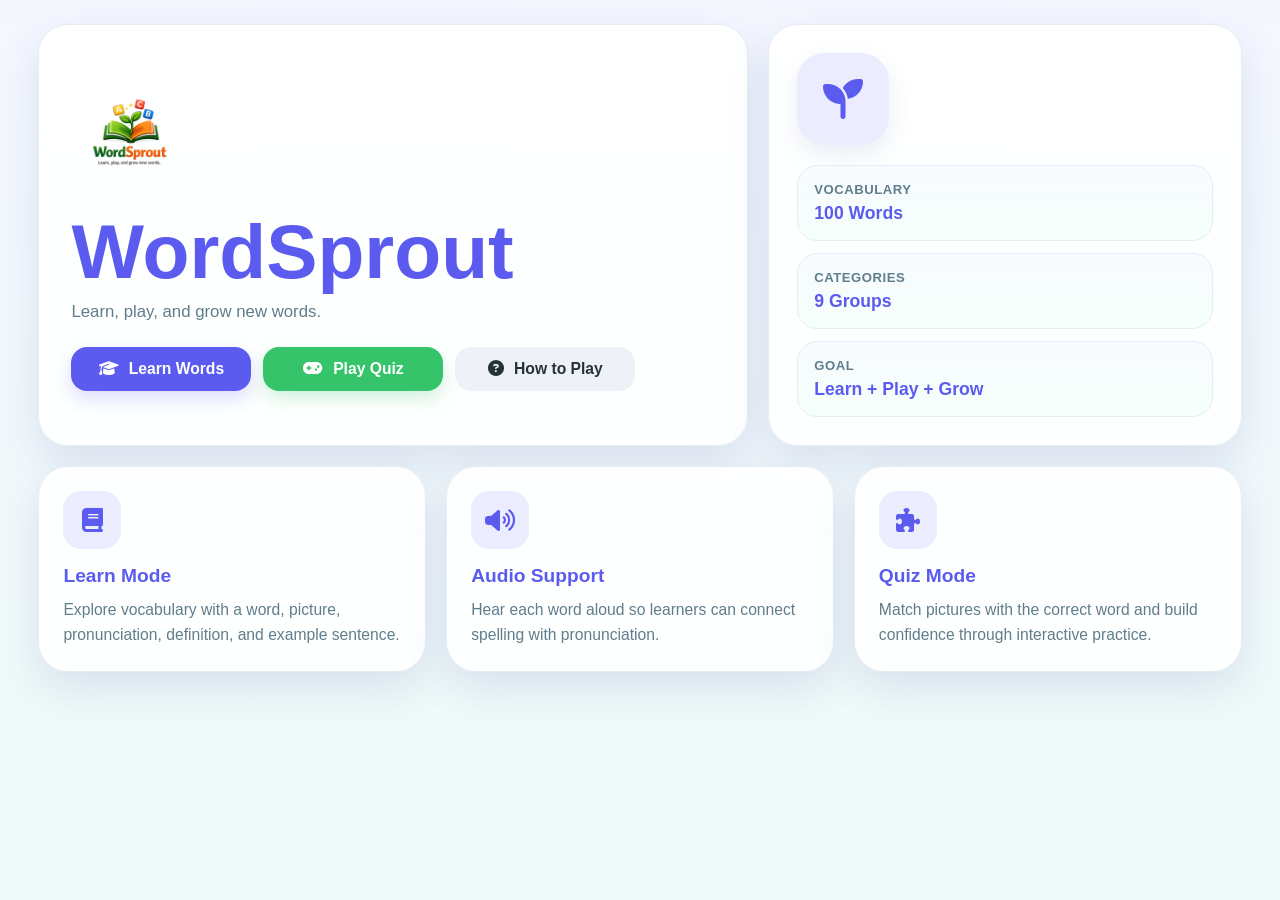
<file: index.html>
<!DOCTYPE html>
<html lang="en">
<head>
  <meta charset="UTF-8">
  <meta name="viewport" content="width=device-width, initial-scale=1.0">
  <title>WordSprout</title>
  <link rel="stylesheet" href="style.css">
  <link rel="icon" type="image/png" href="images/WordSprout.png">
  <link rel="stylesheet" href="https://cdnjs.cloudflare.com/ajax/libs/font-awesome/6.4.0/css/all.min.css">
</head>
<body>
  <main class="home-shell">
    <section class="home-hero">
      <div class="home-hero-text">
        <div class="home-brand">
          <img src="images/WordSprout.png" alt="WordSprout logo" class="home-brand-logo">
        </div>

        <h1 class="home-title">WordSprout</h1>
        <p class="home-subtitle">
          Learn, play, and grow new words.
        </p>

        <div class="home-actions">
          <a href="learn.html" class="button home-main-button">
            <i class="fas fa-graduation-cap"></i>
            Learn Words
          </a>

          <a href="game.html" class="button home-main-button home-secondary-button">
            <i class="fas fa-gamepad"></i>
            Play Quiz
          </a>

          <button class="button home-main-button home-light-button" id="how-to-play">
            <i class="fas fa-circle-question"></i>
            How to Play
          </button>
        </div>
      </div>

      <div class="home-hero-card">
        <div class="home-icon-box">
          <i class="fas fa-seedling"></i>
        </div>

        <div class="home-stats">
          <div class="home-stat">
            <span class="home-stat-label">Vocabulary</span>
            <strong class="home-stat-value"><span id="word-count">0</span> Words</strong>
          </div>
          <div class="home-stat">
            <span class="home-stat-label">Categories</span>
            <strong class="home-stat-value"><span id="category-count">0</span> Groups</strong>
          </div>
          <div class="home-stat">
            <span class="home-stat-label">Goal</span>
            <strong class="home-stat-value">Learn + Play + Grow</strong>
          </div>
        </div>
      </div>
    </section>

    <section class="home-grid">
      <article class="home-panel">
        <div class="home-panel-icon">
          <i class="fas fa-book"></i>
        </div>
        <h2>Learn Mode</h2>
        <p>
          Explore vocabulary with a word, picture, pronunciation, definition, and example sentence.
        </p>
      </article>

      <article class="home-panel">
        <div class="home-panel-icon">
          <i class="fas fa-volume-high"></i>
        </div>
        <h2>Audio Support</h2>
        <p>
          Hear each word aloud so learners can connect spelling with pronunciation.
        </p>
      </article>

      <article class="home-panel">
        <div class="home-panel-icon">
          <i class="fas fa-puzzle-piece"></i>
        </div>
        <h2>Quiz Mode</h2>
        <p>
          Match pictures with the correct word and build confidence through interactive practice.
        </p>
      </article>
    </section>
  </main>

  <div id="how-to-modal" class="modal hidden">
    <div class="modal-content">
      <span class="close">&times;</span>
      <h2>How to Play</h2>

      <div class="instructions">
        <div class="instruction-card">
          <div class="number">1</div>
          <p>Open <strong>Learn Words</strong> to explore vocabulary with pictures, sound, and simple explanations.</p>
        </div>

        <div class="instruction-card">
          <div class="number">2</div>
          <p>Use the audio button to hear how each word is pronounced.</p>
        </div>

        <div class="instruction-card">
          <div class="number">3</div>
          <p>Move through the word list and learn at your own pace.</p>
        </div>

        <div class="instruction-card">
          <div class="number">4</div>
          <p>Try <strong>Play Quiz</strong> to test your vocabulary and review missed words.</p>
        </div>
      </div>
    </div>
  </div>

  <script src="data.js"></script>
  <script>
    const modal = document.getElementById("how-to-modal");
    const btn = document.getElementById("how-to-play");
    const span = document.querySelector(".close");

    btn.onclick = () => modal.classList.remove("hidden");
    span.onclick = () => modal.classList.add("hidden");
    window.onclick = (event) => {
      if (event.target === modal) {
        modal.classList.add("hidden");
      }
    };

    const wordCountEl = document.getElementById("word-count");
    const categoryCountEl = document.getElementById("category-count");

    if (typeof WORDS !== "undefined" && wordCountEl) {
      wordCountEl.textContent = WORDS.length;
    }

    if (typeof CATEGORIES !== "undefined" && categoryCountEl) {
      categoryCountEl.textContent = CATEGORIES.filter(category => category !== "All").length;
    }
  </script>
</body>
</html>
</file>
<file: style.css>
:root {
  --primary: #5b5bf0;
  --primary-dark: #4747cf;
  --primary-light: #ececff;
  --secondary: #35c46a;
  --secondary-dark: #29ae59;
  --secondary-light: #e9fff0;
  --accent: #ffb703;
  --accent-light: #fff5d9;
  --danger: #ff5a5f;
  --danger-light: #ffe9ea;
  --text: #263238;
  --text-light: #607d8b;
  --white: #ffffff;
  --background: linear-gradient(180deg, #f4f7ff 0%, #eefaf8 100%);
  --card-bg: rgba(255, 255, 255, 0.96);
  --border: #e7ecf5;
  --shadow: 0 16px 40px rgba(68, 84, 160, 0.14);
  --shadow-soft: 0 10px 24px rgba(68, 84, 160, 0.1);
  --transition: all 0.25s ease;
  --radius-xl: 30px;
  --radius-lg: 24px;
  --radius-md: 18px;
  --radius-sm: 12px;
}

* {
  box-sizing: border-box;
  margin: 0;
  padding: 0;
}

html,
body {
  min-height: 100%;
}

body {
  font-family: "Segoe UI", Tahoma, Geneva, Verdana, sans-serif;
  background: var(--background);
  color: var(--text);
  overflow-x: hidden;
}

img {
  max-width: 100%;
  display: block;
}

a {
  text-decoration: none;
  color: inherit;
}

button,
input,
select,
textarea {
  font: inherit;
}

.hidden {
  display: none !important;
}

/* ---------- Shared button styles ---------- */

.button {
  border: none;
  border-radius: 16px;
  padding: 13px 18px;
  background: var(--primary);
  color: var(--white);
  font-size: 0.98rem;
  font-weight: 700;
  cursor: pointer;
  transition: var(--transition);
  display: inline-flex;
  align-items: center;
  justify-content: center;
  gap: 10px;
  box-shadow: 0 8px 18px rgba(91, 91, 240, 0.2);
}

.button:hover {
  background: var(--primary-dark);
  transform: translateY(-2px);
}

.button:active {
  transform: translateY(0);
}

.button:disabled {
  opacity: 0.55;
  cursor: not-allowed;
  transform: none;
  box-shadow: none;
}

.back-button {
  background: #eef2f8;
  color: var(--text);
  box-shadow: none;
}

.back-button:hover {
  background: #dfe6f1;
}

.icon-button {
  width: 56px;
  height: 56px;
  border-radius: 50%;
  padding: 0;
  font-size: 1.15rem;
  flex: 0 0 56px;
}

/* ---------- Shared modal ---------- */

.modal {
  position: fixed;
  inset: 0;
  background: rgba(27, 39, 74, 0.45);
  display: flex;
  justify-content: center;
  align-items: center;
  padding: 18px;
  z-index: 1000;
}

.modal.hidden {
  display: none;
}

.modal-content {
  width: 100%;
  max-width: 540px;
  background: var(--white);
  border-radius: 28px;
  padding: 28px 24px 24px;
  box-shadow: var(--shadow);
  position: relative;
  text-align: left;
}

.modal-content h2 {
  color: var(--primary);
  font-size: 1.5rem;
  margin-bottom: 14px;
}

.close {
  position: absolute;
  top: 14px;
  right: 16px;
  width: 38px;
  height: 38px;
  border-radius: 50%;
  background: #f4f6fa;
  color: var(--text-light);
  display: flex;
  align-items: center;
  justify-content: center;
  font-size: 1.35rem;
  cursor: pointer;
  transition: var(--transition);
}

.close:hover {
  background: #e9eef6;
  color: var(--text);
}

.instructions {
  display: flex;
  flex-direction: column;
  gap: 12px;
  margin-top: 10px;
}

.instruction-card {
  display: flex;
  align-items: flex-start;
  gap: 12px;
  padding: 14px;
  background: #f8fbff;
  border: 1px solid var(--border);
  border-radius: 18px;
}

.instruction-card p {
  line-height: 1.55;
}

.number {
  width: 32px;
  height: 32px;
  background: var(--primary);
  color: var(--white);
  border-radius: 50%;
  display: flex;
  align-items: center;
  justify-content: center;
  font-weight: 800;
  flex-shrink: 0;
  margin-top: 1px;
}

/* ---------- Shared loader ---------- */

.loader {
  width: 48px;
  height: 48px;
  border: 5px solid rgba(91, 91, 240, 0.15);
  border-top: 5px solid var(--primary);
  border-radius: 50%;
  animation: spin 0.9s linear infinite;
  position: absolute;
}

@keyframes spin {
  0% {
    transform: rotate(0deg);
  }

  100% {
    transform: rotate(360deg);
  }
}

/* =========================================================
   HOME PAGE
   ========================================================= */

.home-shell {
  width: min(1240px, 94vw);
  margin: 0 auto;
  padding: 24px 0 32px;
  display: grid;
  gap: 20px;
}

.home-hero {
  display: grid;
  grid-template-columns: minmax(0, 1.2fr) minmax(320px, 0.8fr);
  gap: 20px;
  align-items: stretch;
}

.home-hero-text,
.home-hero-card,
.home-panel {
  background: var(--card-bg);
  border: 1px solid var(--border);
  border-radius: var(--radius-xl);
  box-shadow: var(--shadow);
}

.home-hero-text {
  padding: 32px;
  display: flex;
  flex-direction: column;
  justify-content: center;
}

.home-badge {
  display: inline-flex;
  width: fit-content;
  padding: 8px 14px;
  border-radius: 999px;
  background: var(--accent-light);
  color: #946200;
  font-size: 0.85rem;
  font-weight: 800;
  margin-bottom: 14px;
}

.home-title {
  margin: 0 0 10px;
  font-size: clamp(2.8rem, 6vw, 4.8rem);
  line-height: 0.95;
  color: var(--primary);
  font-weight: 800;
}

.home-subtitle {
  max-width: 700px;
  font-size: 1.05rem;
  line-height: 1.65;
  color: var(--text-light);
  margin-bottom: 22px;
}

.home-actions {
  display: flex;
  flex-wrap: wrap;
  gap: 12px;
}

.home-main-button {
  flex: 0 0 auto;
  min-width: 180px;
  width: auto;
}

.home-secondary-button {
  background: var(--secondary);
  box-shadow: 0 8px 18px rgba(53, 196, 106, 0.22);
}

.home-secondary-button:hover {
  background: var(--secondary-dark);
}

.home-light-button {
  background: #eef2f8;
  color: var(--text);
  box-shadow: none;
}

.home-light-button:hover {
  background: #dfe6f1;
}

.home-hero-card {
  padding: 28px;
  display: flex;
  flex-direction: column;
  justify-content: space-between;
  gap: 20px;
}

.home-icon-box {
  width: 92px;
  height: 92px;
  border-radius: 28px;
  display: flex;
  align-items: center;
  justify-content: center;
  background: var(--primary-light);
  color: var(--primary);
  font-size: 2.5rem;
  box-shadow: var(--shadow-soft);
}

.home-stats {
  display: grid;
  gap: 12px;
}

.home-stat {
  padding: 16px;
  border-radius: 20px;
  background: linear-gradient(180deg, #f8fbff 0%, #f5fffb 100%);
  border: 1px solid var(--border);
}

.home-stat-label {
  display: block;
  font-size: 0.82rem;
  font-weight: 800;
  text-transform: uppercase;
  letter-spacing: 0.04em;
  color: var(--text-light);
  margin-bottom: 6px;
}

.home-stat-value {
  font-size: 1.1rem;
  color: var(--primary);
}

.home-grid {
  display: grid;
  grid-template-columns: repeat(3, minmax(0, 1fr));
  gap: 20px;
}

.home-panel {
  padding: 24px;
}

.home-panel-icon {
  width: 58px;
  height: 58px;
  border-radius: 18px;
  display: flex;
  align-items: center;
  justify-content: center;
  background: var(--primary-light);
  color: var(--primary);
  font-size: 1.5rem;
  margin-bottom: 16px;
}

.home-panel h2 {
  margin-bottom: 10px;
  font-size: 1.2rem;
  color: var(--primary);
}

.home-panel p {
  color: var(--text-light);
  line-height: 1.6;
  font-size: 0.98rem;
}

/* =========================================================
   LEARN PAGE
   ========================================================= */

.learn-page-modern {
  min-height: 100vh;
  padding: 20px;
}

.learn-shell {
  width: min(1240px, 96vw);
  margin: 0 auto;
  display: grid;
  gap: 18px;
}

.learn-topbar {
  display: flex;
  justify-content: space-between;
  align-items: center;
  gap: 14px;
}

.learn-home-link {
  display: inline-flex;
  align-items: center;
  gap: 10px;
  background: rgba(255, 255, 255, 0.96);
  color: var(--text);
  border: 1px solid var(--border);
  border-radius: 999px;
  padding: 12px 16px;
  font-weight: 700;
  box-shadow: var(--shadow-soft);
  transition: var(--transition);
}

.learn-home-link:hover {
  transform: translateY(-2px);
  background: #ffffff;
}

.learn-progress-card {
  display: inline-flex;
  align-items: center;
  gap: 12px;
  background: rgba(255, 255, 255, 0.96);
  border: 1px solid var(--border);
  border-radius: 999px;
  padding: 12px 16px;
  box-shadow: var(--shadow-soft);
}

.learn-progress-label {
  font-size: 0.9rem;
  color: var(--text-light);
  font-weight: 700;
}

.learn-progress-value {
  color: var(--primary);
  font-size: 1rem;
}

.learn-hero-card {
  background: rgba(255, 255, 255, 0.96);
  border: 1px solid var(--border);
  border-radius: 30px;
  padding: 28px;
  box-shadow: var(--shadow);
}

.learn-hero-split {
  display: grid;
  grid-template-columns: minmax(0, 1.05fr) minmax(320px, 0.95fr);
  gap: 24px;
  align-items: center;
}

.learn-hero-left {
  display: flex;
  flex-direction: column;
  gap: 10px;
}

.learn-badge-row {
  display: flex;
  justify-content: space-between;
  align-items: center;
  gap: 12px;
  margin-bottom: 2px;
}

.learn-category-badge {
  display: inline-flex;
  align-items: center;
  justify-content: center;
  background: var(--accent-light);
  color: #946200;
  font-size: 0.92rem;
  font-weight: 700;
  padding: 8px 14px;
  border-radius: 999px;
}

.learn-emoji-badge {
  font-size: 1.9rem;
  line-height: 1;
}

.learn-mini-label {
  font-size: 0.88rem;
  font-weight: 800;
  letter-spacing: 0.08em;
  text-transform: uppercase;
  color: var(--text-light);
  margin: 0;
}

.learn-main-word {
  margin: 0;
  font-size: clamp(2.8rem, 5vw, 5rem);
  line-height: 0.95;
  color: var(--primary);
  font-weight: 800;
  text-transform: capitalize;
}

.learn-main-phonetic {
  font-size: 1.2rem;
  color: var(--text-light);
  font-style: italic;
  margin-top: -2px;
}

.learn-subtext {
  max-width: 620px;
  color: var(--text-light);
  font-size: 1rem;
  line-height: 1.6;
  margin-top: 2px;
}

.learn-audio-button {
  width: fit-content;
  min-width: 0;
  margin-top: 6px;
  padding-left: 18px;
  padding-right: 18px;
}

.learn-hero-image-wrap {
  display: flex;
  align-items: center;
  justify-content: center;
}

.learn-hero-image-stage {
  position: relative;
  width: 100%;
  min-height: 300px;
  display: flex;
  align-items: center;
  justify-content: center;
  background: linear-gradient(180deg, #f8fbff 0%, #f3f8ff 100%);
  border: 1px solid var(--border);
  border-radius: 24px;
  padding: 18px;
  overflow: hidden;
}

.learn-hero-image-stage .word-image {
  width: 100%;
  max-height: 300px;
  object-fit: contain;
  border-radius: 18px;
  box-shadow: var(--shadow-soft);
}

.learn-details-panel {
  background: rgba(255, 255, 255, 0.96);
  border: 1px solid var(--border);
  border-radius: 30px;
  padding: 20px;
  box-shadow: var(--shadow-soft);
  display: flex;
  flex-direction: column;
  gap: 18px;
}

.learn-info-block {
  background: #fbfcff;
  border: 1px solid var(--border);
  border-radius: 22px;
  padding: 16px;
}

.learn-info-label {
  display: inline-block;
  margin-bottom: 10px;
  padding: 6px 10px;
  border-radius: 999px;
  background: var(--primary-light);
  color: var(--primary-dark);
  font-size: 0.78rem;
  font-weight: 800;
  letter-spacing: 0.04em;
  text-transform: uppercase;
}

.learn-definition-text {
  font-size: 1.02rem;
  line-height: 1.65;
  color: var(--text);
}

.learn-example-text {
  font-size: 0.98rem;
  line-height: 1.65;
  color: var(--text-light);
  font-style: italic;
}

.learn-controls {
  display: flex;
  gap: 12px;
  margin-top: 2px;
}

.learn-nav-button {
  min-width: 0;
}

.learn-keyboard-tip {
  margin: -4px 2px 0;
  color: var(--text-light);
  font-size: 0.9rem;
}

.learn-shell .button {
  min-width: 0;
}

/* =========================================================
   GAME PAGE
   ========================================================= */

.page-container {
  min-height: 100vh;
  display: flex;
  align-items: center;
  justify-content: center;
  padding: 22px;
}

.content-card {
  width: min(820px, 100%);
  background: rgba(255, 255, 255, 0.96);
  border: 1px solid var(--border);
  border-radius: 28px;
  box-shadow: var(--shadow);
  padding: 26px;
}

.header {
  display: flex;
  justify-content: space-between;
  align-items: center;
  gap: 16px;
  margin-bottom: 18px;
}

.header h1 {
  color: var(--primary);
  font-size: 1.9rem;
  line-height: 1.15;
}

.score {
  display: inline-flex;
  align-items: center;
  justify-content: center;
  background: var(--primary-light);
  color: var(--primary-dark);
  padding: 10px 14px;
  border-radius: 999px;
  font-size: 0.98rem;
  font-weight: 700;
  white-space: nowrap;
}

.game-container {
  margin: 8px 0 18px;
}

.image-container {
  position: relative;
  min-height: 280px;
  display: flex;
  align-items: center;
  justify-content: center;
  background: linear-gradient(180deg, #f8fbff 0%, #f3f8ff 100%);
  border: 1px solid var(--border);
  border-radius: 24px;
  padding: 18px;
  margin-bottom: 18px;
  overflow: hidden;
}

.word-image {
  width: 100%;
  max-height: 260px;
  object-fit: contain;
  border-radius: 18px;
  box-shadow: var(--shadow-soft);
}

.options {
  display: grid;
  grid-template-columns: repeat(3, minmax(0, 1fr));
  gap: 12px;
}

.option {
  min-height: 64px;
  padding: 14px 12px;
  border-radius: 18px;
  border: 2px solid transparent;
  background: #f5f8fd;
  color: var(--text);
  font-weight: 700;
  font-size: 1rem;
  display: flex;
  align-items: center;
  justify-content: center;
  text-transform: capitalize;
  cursor: pointer;
  transition: var(--transition);
}

.option:hover {
  background: #edf2fb;
  border-color: #d8e3f5;
  transform: translateY(-2px);
}

.option.correct {
  background: var(--secondary-light);
  color: #16753d;
  border-color: var(--secondary);
}

.option.wrong {
  background: var(--danger-light);
  color: #b42328;
  border-color: var(--danger);
}

.feedback {
  margin: 0 0 14px;
  padding: 16px;
  border-radius: 18px;
  border: 1px solid var(--border);
  background: #f8fafc;
}

#feedback-text {
  display: block;
  font-size: 1rem;
  font-weight: 700;
  margin-bottom: 12px;
}

.button-group {
  display: flex;
  flex-wrap: wrap;
  gap: 12px;
}

.button-group .button {
  flex: 1;
  min-width: 160px;
}

/* =========================================================
   RESPONSIVE
   ========================================================= */

@media (max-width: 1100px) {
  .learn-shell {
    width: min(980px, 96vw);
  }

  .learn-hero-split {
    grid-template-columns: 1fr;
  }

  .learn-hero-image-stage {
    min-height: 240px;
  }

  .learn-hero-image-stage .word-image {
    max-height: 230px;
  }
}

@media (max-width: 1000px) {
  .home-hero {
    grid-template-columns: 1fr;
  }

  .home-grid {
    grid-template-columns: 1fr;
  }
}

@media (max-width: 700px) {
  .home-shell {
    width: 100%;
    padding: 14px 0 24px;
    gap: 14px;
  }

  .home-hero-text,
  .home-hero-card,
  .home-panel {
    border-radius: 24px;
    padding: 18px;
  }

  .home-actions {
    flex-direction: column;
  }

  .home-main-button {
    width: 100%;
  }

  .home-title {
    font-size: 2.2rem;
  }

  .home-subtitle {
    font-size: 0.96rem;
  }

  .learn-page-modern {
    padding: 12px;
  }

  .learn-shell {
    width: 100%;
    gap: 14px;
  }

  .learn-topbar {
    flex-direction: column;
    align-items: stretch;
  }

  .learn-home-link,
  .learn-progress-card {
    justify-content: center;
  }

  .learn-hero-card,
  .learn-details-panel {
    padding: 16px;
    border-radius: 24px;
  }

  .learn-main-word {
    font-size: 2.2rem;
  }

  .learn-main-phonetic {
    font-size: 1rem;
  }

  .learn-subtext {
    font-size: 0.95rem;
  }

  .learn-audio-button {
    width: 100%;
  }

  .learn-controls {
    flex-direction: column;
  }

  .learn-nav-button {
    width: 100%;
  }

  .learn-hero-image-stage {
    min-height: 210px;
    padding: 14px;
  }

  .learn-hero-image-stage .word-image {
    max-height: 190px;
  }

  .page-container {
    padding: 14px;
  }

  .content-card {
    padding: 18px 14px;
    border-radius: 22px;
  }

  .header {
    flex-direction: column;
    align-items: stretch;
    text-align: center;
  }

  .score {
    align-self: center;
  }

  .image-container {
    min-height: 220px;
    padding: 14px;
  }

  .word-image {
    max-height: 200px;
  }

  .options {
    grid-template-columns: 1fr;
  }

  .button-group {
    flex-direction: column;
  }

  .button-group .button {
    width: 100%;
  }
}

@media (max-width: 480px) {
  .modal-content {
    padding: 24px 18px 20px;
    border-radius: 22px;
  }

  .learn-badge-row {
    align-items: center;
  }

  .learn-category-badge {
    font-size: 0.82rem;
    padding: 7px 11px;
  }

  .learn-emoji-badge {
    font-size: 1.55rem;
  }

  .learn-main-word {
    font-size: 1.9rem;
  }

  .learn-info-block {
    padding: 14px;
  }

  .learn-definition-text,
  .learn-example-text {
    font-size: 0.94rem;
  }

  .header h1 {
    font-size: 1.6rem;
  }
}


/* =========================================================
   MODERN QUIZ PAGE
   ========================================================= */

.quiz-page-modern {
  min-height: 100vh;
  padding: 20px;
}

.quiz-shell {
  width: min(1240px, 96vw);
  margin: 0 auto;
  display: grid;
  gap: 18px;
}

.quiz-topbar {
  display: flex;
  justify-content: space-between;
  align-items: center;
  gap: 14px;
}

.quiz-stats {
  display: flex;
  flex-wrap: wrap;
  gap: 12px;
}

.quiz-stat-pill {
  display: inline-flex;
  align-items: center;
  gap: 12px;
  background: rgba(255, 255, 255, 0.96);
  border: 1px solid var(--border);
  border-radius: 999px;
  padding: 12px 16px;
  box-shadow: var(--shadow-soft);
}

.quiz-stat-label {
  font-size: 0.9rem;
  color: var(--text-light);
  font-weight: 700;
}

.quiz-stat-value {
  color: var(--primary);
  font-size: 1rem;
}

.quiz-stage {
  display: grid;
  grid-template-columns: minmax(380px, 1.05fr) minmax(360px, 0.95fr);
  gap: 18px;
  align-items: stretch;
}

.quiz-image-card,
.quiz-panel,
.quiz-finish-card {
  background: rgba(255, 255, 255, 0.96);
  border: 1px solid var(--border);
  border-radius: 30px;
  padding: 24px;
  box-shadow: var(--shadow);
}

.quiz-image-card {
  display: flex;
  flex-direction: column;
  gap: 16px;
}

.quiz-image-head {
  display: flex;
  justify-content: space-between;
  align-items: center;
  gap: 12px;
}

.quiz-image-stage {
  position: relative;
  flex: 1;
  min-height: 420px;
  display: flex;
  align-items: center;
  justify-content: center;
  background: linear-gradient(180deg, #f8fbff 0%, #f3f8ff 100%);
  border: 1px solid var(--border);
  border-radius: 24px;
  padding: 22px;
  overflow: hidden;
}

.quiz-image-stage .word-image {
  width: 100%;
  max-height: 360px;
  object-fit: contain;
  border-radius: 18px;
  box-shadow: var(--shadow-soft);
}

.quiz-panel {
  display: flex;
  flex-direction: column;
}

.quiz-mini-label {
  font-size: 0.88rem;
  font-weight: 800;
  letter-spacing: 0.08em;
  text-transform: uppercase;
  color: var(--text-light);
  margin: 0 0 10px;
}

.quiz-title {
  margin: 0 0 10px;
  font-size: clamp(2rem, 4vw, 3.2rem);
  line-height: 1;
  color: var(--primary);
  font-weight: 800;
}

.quiz-subtext {
  color: var(--text-light);
  font-size: 1rem;
  line-height: 1.6;
  margin-bottom: 18px;
}

.quiz-options {
  display: grid;
  grid-template-columns: 1fr 1fr;
  gap: 12px;
  margin-top: 2px;
}

.quiz-options .option {
  min-height: 74px;
  padding: 14px 16px;
  border-radius: 18px;
  border: 2px solid transparent;
  background: #f5f8fd;
  color: var(--text);
  font-weight: 700;
  font-size: 1rem;
  display: flex;
  align-items: center;
  justify-content: flex-start;
  gap: 12px;
  text-align: left;
  cursor: pointer;
  transition: var(--transition);
}

.quiz-options .option:hover {
  background: #edf2fb;
  border-color: #d8e3f5;
  transform: translateY(-2px);
}

.quiz-options .option.correct {
  background: var(--secondary-light);
  color: #16753d;
  border-color: var(--secondary);
}

.quiz-options .option.wrong {
  background: var(--danger-light);
  color: #b42328;
  border-color: var(--danger);
}

.quiz-options .option:disabled {
  opacity: 1;
  cursor: default;
}

.option-number {
  width: 32px;
  height: 32px;
  border-radius: 50%;
  background: rgba(91, 91, 240, 0.12);
  color: var(--primary);
  display: inline-flex;
  align-items: center;
  justify-content: center;
  font-size: 0.9rem;
  font-weight: 800;
  flex-shrink: 0;
}

.option-label {
  line-height: 1.3;
}

.quiz-feedback {
  margin-top: 18px;
}

.quiz-feedback.correct-state {
  background: var(--secondary-light);
  border-color: rgba(53, 196, 106, 0.35);
  color: #16753d;
}

.quiz-feedback.wrong-state {
  background: var(--danger-light);
  border-color: rgba(255, 90, 95, 0.35);
  color: #b42328;
}

.quiz-next-button {
  margin-top: 14px;
  width: fit-content;
  min-width: 0;
}

.quiz-finish-card {
  text-align: center;
  padding: 34px 24px;
}

.quiz-finish-icon {
  width: 82px;
  height: 82px;
  margin: 0 auto 16px;
  border-radius: 24px;
  display: flex;
  align-items: center;
  justify-content: center;
  background: var(--accent-light);
  color: #946200;
  font-size: 2rem;
  box-shadow: var(--shadow-soft);
}

.quiz-finish-title {
  color: var(--primary);
  font-size: 2rem;
  margin-bottom: 12px;
}

.quiz-finish-score {
  font-size: 1.05rem;
  color: var(--text);
  margin-bottom: 10px;
}

.quiz-finish-message {
  color: var(--text-light);
  font-size: 1rem;
  line-height: 1.6;
  max-width: 620px;
  margin: 0 auto 20px;
}

.quiz-finish-actions {
  display: flex;
  justify-content: center;
  flex-wrap: wrap;
  gap: 12px;
}

.quiz-finish-actions .button {
  min-width: 180px;
}

@media (max-width: 1100px) {
  .quiz-stage {
    grid-template-columns: 1fr;
  }

  .quiz-image-stage {
    min-height: 260px;
  }

  .quiz-image-stage .word-image {
    max-height: 240px;
  }
}

@media (max-width: 700px) {
  .quiz-page-modern {
    padding: 12px;
  }

  .quiz-shell {
    width: 100%;
    gap: 14px;
  }

  .quiz-topbar {
    flex-direction: column;
    align-items: stretch;
  }

  .quiz-stats {
    justify-content: stretch;
  }

  .quiz-stat-pill,
  .learn-home-link {
    justify-content: center;
  }

  .quiz-image-card,
  .quiz-panel,
  .quiz-finish-card {
    padding: 16px;
    border-radius: 24px;
  }

  .quiz-title {
    font-size: 2rem;
  }

  .quiz-subtext {
    font-size: 0.95rem;
  }

  .quiz-options {
    grid-template-columns: 1fr;
  }

  .quiz-next-button {
    width: 100%;
  }

  .quiz-finish-actions {
    flex-direction: column;
  }

  .quiz-finish-actions .button {
    width: 100%;
  }

  .quiz-image-stage {
    min-height: 210px;
    padding: 14px;
  }

  .quiz-image-stage .word-image {
    max-height: 190px;
  }
}

/* =========================================================
   MODERN QUIZ PAGE
   ========================================================= */

.quiz-page-modern {
  min-height: 100vh;
  padding: 20px;
}

.quiz-shell {
  width: min(1240px, 96vw);
  margin: 0 auto;
  display: grid;
  gap: 18px;
}

.quiz-topbar {
  display: flex;
  justify-content: space-between;
  align-items: flex-start;
  gap: 14px;
}

.quiz-topbar-right {
  display: flex;
  align-items: center;
  justify-content: flex-end;
  gap: 12px;
  flex-wrap: wrap;
}

.quiz-filter {
  display: flex;
  flex-direction: column;
  gap: 6px;
  background: rgba(255, 255, 255, 0.96);
  border: 1px solid var(--border);
  border-radius: 20px;
  padding: 10px 12px;
  box-shadow: var(--shadow-soft);
}

.quiz-filter span {
  font-size: 0.78rem;
  font-weight: 800;
  letter-spacing: 0.04em;
  text-transform: uppercase;
  color: var(--text-light);
}

.quiz-select {
  border: none;
  background: transparent;
  color: var(--text);
  font-weight: 700;
  min-width: 140px;
  outline: none;
}

.quiz-sound-button {
  min-width: 0;
  padding-left: 16px;
  padding-right: 16px;
}

.quiz-stats {
  display: flex;
  flex-wrap: wrap;
  gap: 12px;
}

.quiz-stat-pill {
  display: inline-flex;
  align-items: center;
  gap: 12px;
  background: rgba(255, 255, 255, 0.96);
  border: 1px solid var(--border);
  border-radius: 999px;
  padding: 12px 16px;
  box-shadow: var(--shadow-soft);
}

.quiz-stat-label {
  font-size: 0.9rem;
  color: var(--text-light);
  font-weight: 700;
}

.quiz-stat-value {
  color: var(--primary);
  font-size: 1rem;
}

.quiz-empty-card,
.quiz-image-card,
.quiz-panel,
.quiz-finish-card {
  background: rgba(255, 255, 255, 0.96);
  border: 1px solid var(--border);
  border-radius: 30px;
  padding: 24px;
  box-shadow: var(--shadow);
}

.quiz-empty-card {
  text-align: center;
}

.quiz-empty-icon {
  width: 76px;
  height: 76px;
  margin: 0 auto 14px;
  border-radius: 24px;
  display: flex;
  align-items: center;
  justify-content: center;
  background: var(--primary-light);
  color: var(--primary);
  font-size: 1.9rem;
}

.quiz-empty-card h2 {
  color: var(--primary);
  margin-bottom: 8px;
}

.quiz-empty-card p {
  color: var(--text-light);
}

.quiz-stage {
  display: grid;
  grid-template-columns: minmax(380px, 1.05fr) minmax(360px, 0.95fr);
  gap: 18px;
  align-items: stretch;
}

.quiz-image-card {
  display: flex;
  flex-direction: column;
  gap: 16px;
}

.quiz-image-head {
  display: flex;
  justify-content: space-between;
  align-items: center;
  gap: 12px;
}

.quiz-image-stage {
  position: relative;
  flex: 1;
  min-height: 420px;
  display: flex;
  align-items: center;
  justify-content: center;
  background: linear-gradient(180deg, #f8fbff 0%, #f3f8ff 100%);
  border: 1px solid var(--border);
  border-radius: 24px;
  padding: 22px;
  overflow: hidden;
}

.quiz-image-stage .word-image {
  width: 100%;
  max-height: 360px;
  object-fit: contain;
  border-radius: 18px;
  box-shadow: var(--shadow-soft);
}

.quiz-panel {
  display: flex;
  flex-direction: column;
}

.quiz-mini-label {
  font-size: 0.88rem;
  font-weight: 800;
  letter-spacing: 0.08em;
  text-transform: uppercase;
  color: var(--text-light);
  margin: 0 0 10px;
}

.quiz-title {
  margin: 0 0 10px;
  font-size: clamp(2rem, 4vw, 3.2rem);
  line-height: 1;
  color: var(--primary);
  font-weight: 800;
}

.quiz-subtext {
  color: var(--text-light);
  font-size: 1rem;
  line-height: 1.6;
  margin-bottom: 18px;
}

.quiz-options {
  display: grid;
  grid-template-columns: 1fr 1fr;
  gap: 12px;
}

.quiz-options .option {
  min-height: 74px;
  padding: 14px 16px;
  border-radius: 18px;
  border: 2px solid transparent;
  background: #f5f8fd;
  color: var(--text);
  font-weight: 700;
  font-size: 1rem;
  display: flex;
  align-items: center;
  justify-content: flex-start;
  gap: 12px;
  text-align: left;
  cursor: pointer;
  transition: var(--transition);
}

.quiz-options .option:hover {
  background: #edf2fb;
  border-color: #d8e3f5;
  transform: translateY(-2px);
}

.quiz-options .option.correct {
  background: var(--secondary-light);
  color: #16753d;
  border-color: var(--secondary);
}

.quiz-options .option.wrong {
  background: var(--danger-light);
  color: #b42328;
  border-color: var(--danger);
}

.quiz-options .option:disabled {
  opacity: 1;
  cursor: default;
}

.option-number {
  width: 32px;
  height: 32px;
  border-radius: 50%;
  background: rgba(91, 91, 240, 0.12);
  color: var(--primary);
  display: inline-flex;
  align-items: center;
  justify-content: center;
  font-size: 0.9rem;
  font-weight: 800;
  flex-shrink: 0;
}

.option-label {
  line-height: 1.3;
}

.quiz-feedback {
  margin-top: 18px;
}

.quiz-feedback.correct-state {
  background: var(--secondary-light);
  border-color: rgba(53, 196, 106, 0.35);
  color: #16753d;
}

.quiz-feedback.wrong-state {
  background: var(--danger-light);
  border-color: rgba(255, 90, 95, 0.35);
  color: #b42328;
}

.quiz-next-button {
  margin-top: 14px;
  width: fit-content;
  min-width: 0;
}

.quiz-finish-card {
  text-align: center;
  padding: 34px 24px;
}

.quiz-finish-icon {
  width: 82px;
  height: 82px;
  margin: 0 auto 16px;
  border-radius: 24px;
  display: flex;
  align-items: center;
  justify-content: center;
  background: var(--accent-light);
  color: #946200;
  font-size: 2rem;
  box-shadow: var(--shadow-soft);
}

.quiz-finish-title {
  color: var(--primary);
  font-size: 2rem;
  margin-bottom: 12px;
}

.quiz-finish-score {
  font-size: 1.05rem;
  color: var(--text);
  margin-bottom: 10px;
}

.quiz-finish-message {
  color: var(--text-light);
  font-size: 1rem;
  line-height: 1.6;
  max-width: 620px;
  margin: 0 auto 10px;
}

.quiz-best-score {
  color: var(--text-light);
  margin-bottom: 20px;
}

.quiz-finish-actions {
  display: flex;
  justify-content: center;
  flex-wrap: wrap;
  gap: 12px;
  margin-bottom: 28px;
}

.quiz-finish-actions .button {
  min-width: 180px;
}

.quiz-review-section {
  text-align: left;
  margin-top: 10px;
}

.quiz-review-section h3 {
  color: var(--primary);
  margin-bottom: 14px;
  font-size: 1.2rem;
}

.quiz-review-grid {
  display: grid;
  grid-template-columns: 1fr 1fr;
  gap: 14px;
}

.quiz-review-card {
  background: #fbfcff;
  border: 1px solid var(--border);
  border-radius: 22px;
  padding: 16px;
}

.quiz-review-success {
  grid-column: 1 / -1;
  text-align: center;
}

.quiz-review-top {
  display: flex;
  justify-content: space-between;
  align-items: flex-start;
  gap: 10px;
  margin-bottom: 8px;
}

.quiz-review-word {
  color: var(--primary);
  font-weight: 800;
  font-size: 1.08rem;
}

.quiz-review-category {
  color: var(--text-light);
  font-size: 0.9rem;
  margin-top: 4px;
}

.quiz-review-definition {
  color: var(--text);
  line-height: 1.55;
  margin-bottom: 10px;
}

.quiz-review-example {
  color: var(--text-light);
  line-height: 1.55;
  font-style: italic;
}

@media (max-width: 1100px) {
  .quiz-stage {
    grid-template-columns: 1fr;
  }

  .quiz-image-stage {
    min-height: 260px;
  }

  .quiz-image-stage .word-image {
    max-height: 240px;
  }
}

@media (max-width: 800px) {
  .quiz-review-grid {
    grid-template-columns: 1fr;
  }
}

@media (max-width: 700px) {
  .quiz-page-modern {
    padding: 12px;
  }

  .quiz-shell {
    width: 100%;
    gap: 14px;
  }

  .quiz-topbar {
    flex-direction: column;
    align-items: stretch;
  }

  .quiz-topbar-right {
    flex-direction: column;
    align-items: stretch;
  }

  .quiz-filter,
  .quiz-stat-pill,
  .learn-home-link {
    justify-content: center;
  }

  .quiz-select {
    width: 100%;
    min-width: 0;
  }

  .quiz-sound-button {
    width: 100%;
  }

  .quiz-image-card,
  .quiz-panel,
  .quiz-finish-card,
  .quiz-empty-card {
    padding: 16px;
    border-radius: 24px;
  }

  .quiz-title {
    font-size: 2rem;
  }

  .quiz-subtext {
    font-size: 0.95rem;
  }

  .quiz-options {
    grid-template-columns: 1fr;
  }

  .quiz-next-button {
    width: 100%;
  }

  .quiz-finish-actions {
    flex-direction: column;
  }

  .quiz-finish-actions .button {
    width: 100%;
  }

  .quiz-image-stage {
    min-height: 210px;
    padding: 14px;
  }

  .quiz-image-stage .word-image {
    max-height: 190px;
  }
}

.home-brand {
  margin-bottom: 16px;
}

.home-brand-logo {
  width: 120px;
  height: 120px;
  object-fit: contain;
  border-radius: 12px;
}
</file>
